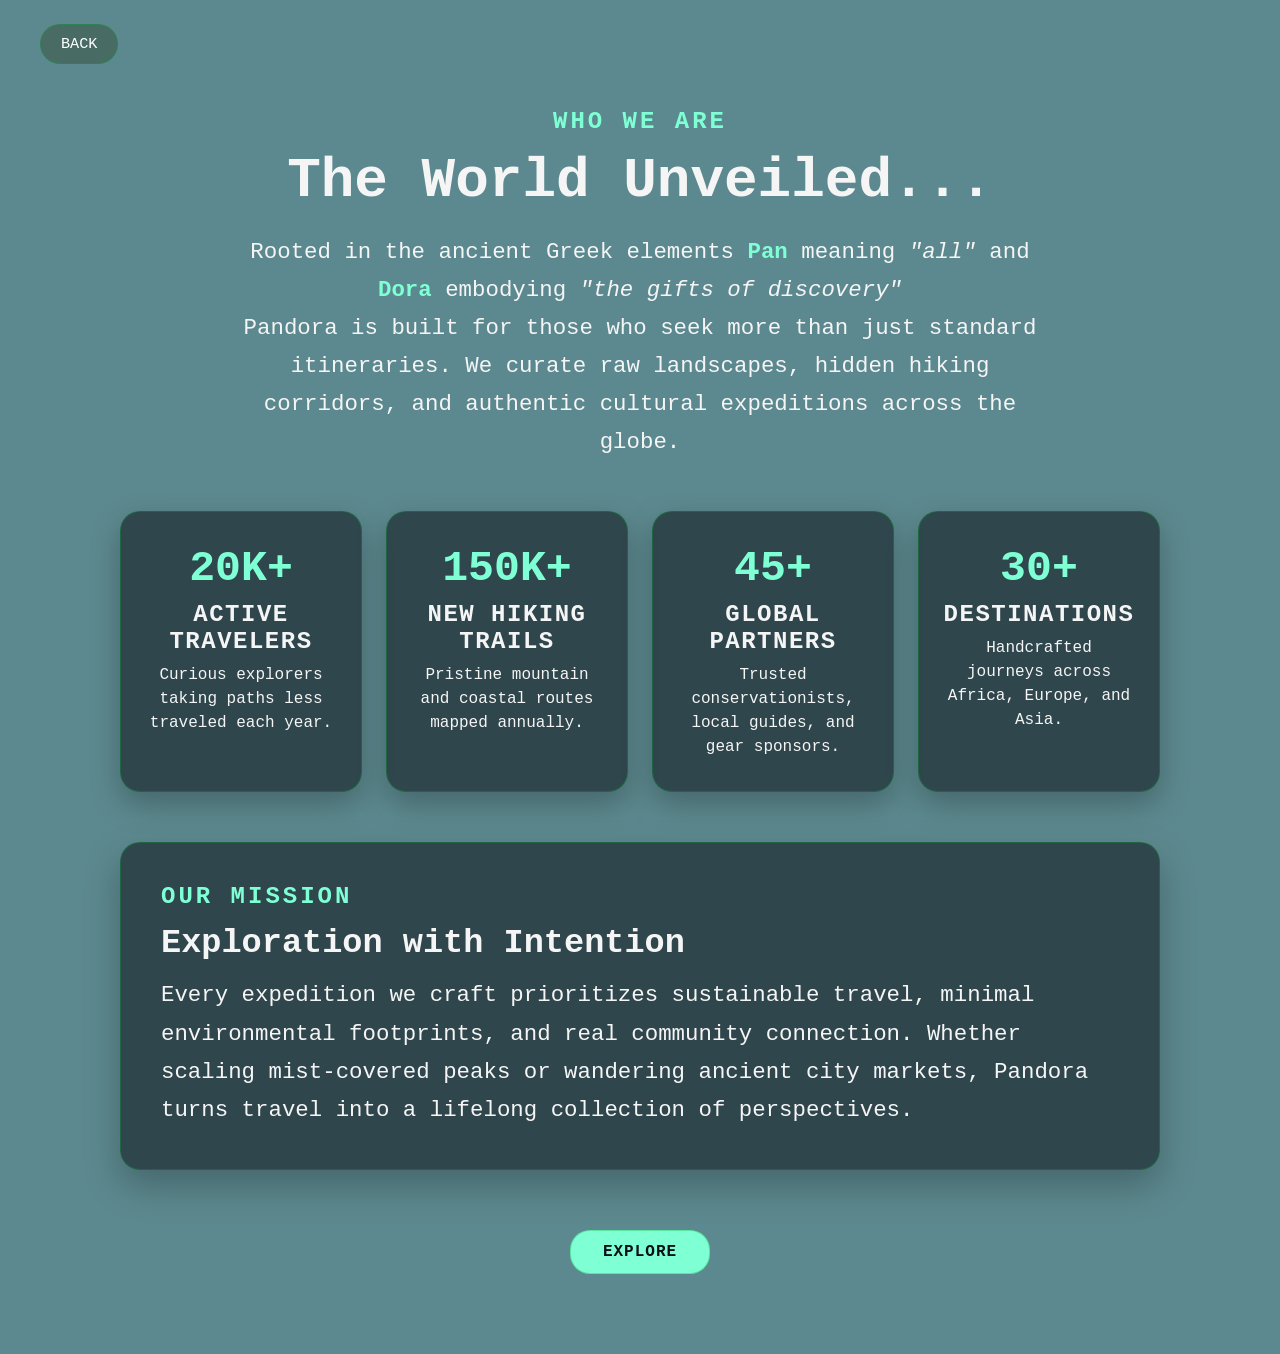
<file: abt.html>
<!DOCTYPE html>
<html lang="en">
<head>
    <meta charset="UTF-8">
    <meta name="viewport" content="width=device-width, initial-scale=1.0">
    <link rel="stylesheet" href="abt.css">
    <title>ABOUT US</title>
</head>
<body>
    <nav>
        <div class="navi">
            <a href="index.html" class="back">BACK</a>
        </div>
    </nav>
    <div class="index">
        <div class="abt">
            <span class="tag">WHO WE ARE</span>
            <h1>The World Unveiled...</h1>
            <p class="para">Rooted in the ancient Greek elements <strong>Pan</strong> meaning <em>"all"</em> and <strong>Dora</strong> embodying <em>"the gifts of discovery"</em>
            <br>Pandora is built for those who seek more than just standard itineraries. We curate raw landscapes, hidden hiking corridors, and authentic cultural expeditions across the globe.</p>
        </div>
        <div class="grid">
            <div class="card">
                <h2>20K+</h2>
                <span class="lab">ACTIVE TRAVELERS</span>
                <p>Curious explorers taking paths less traveled each year.</p>
            </div>
            <div class="card">
                <h2>150K+</h2>
                <span class="lab">NEW HIKING TRAILS</span>
                <p>Pristine mountain and coastal routes mapped annually.</p>
            </div>
            <div class="card">
                <h2>45+</h2>
                <span class="lab">GLOBAL PARTNERS</span>
                <p>Trusted conservationists, local guides, and gear sponsors.</p>
            </div>
            <div class="card">
                <h2>30+</h2>
                <span class="lab">DESTINATIONS</span>
                <p>Handcrafted journeys across Africa, Europe, and Asia.</p>
            </div>
        </div>
        <div class="missions">
            <span class="tag">OUR MISSION</span>
            <h2>Exploration with Intention</h2>
            <p class="para">
               Every expedition we craft prioritizes sustainable travel, minimal environmental footprints, and real community connection. Whether scaling mist-covered peaks or wandering ancient city markets, Pandora turns travel into a lifelong collection of perspectives. 
            </p>
        </div>
        <div class="exp">
            <a href="exp.html" class="expbutton">EXPLORE</a>
        </div>
    </div>
</body>
</html>
</file>
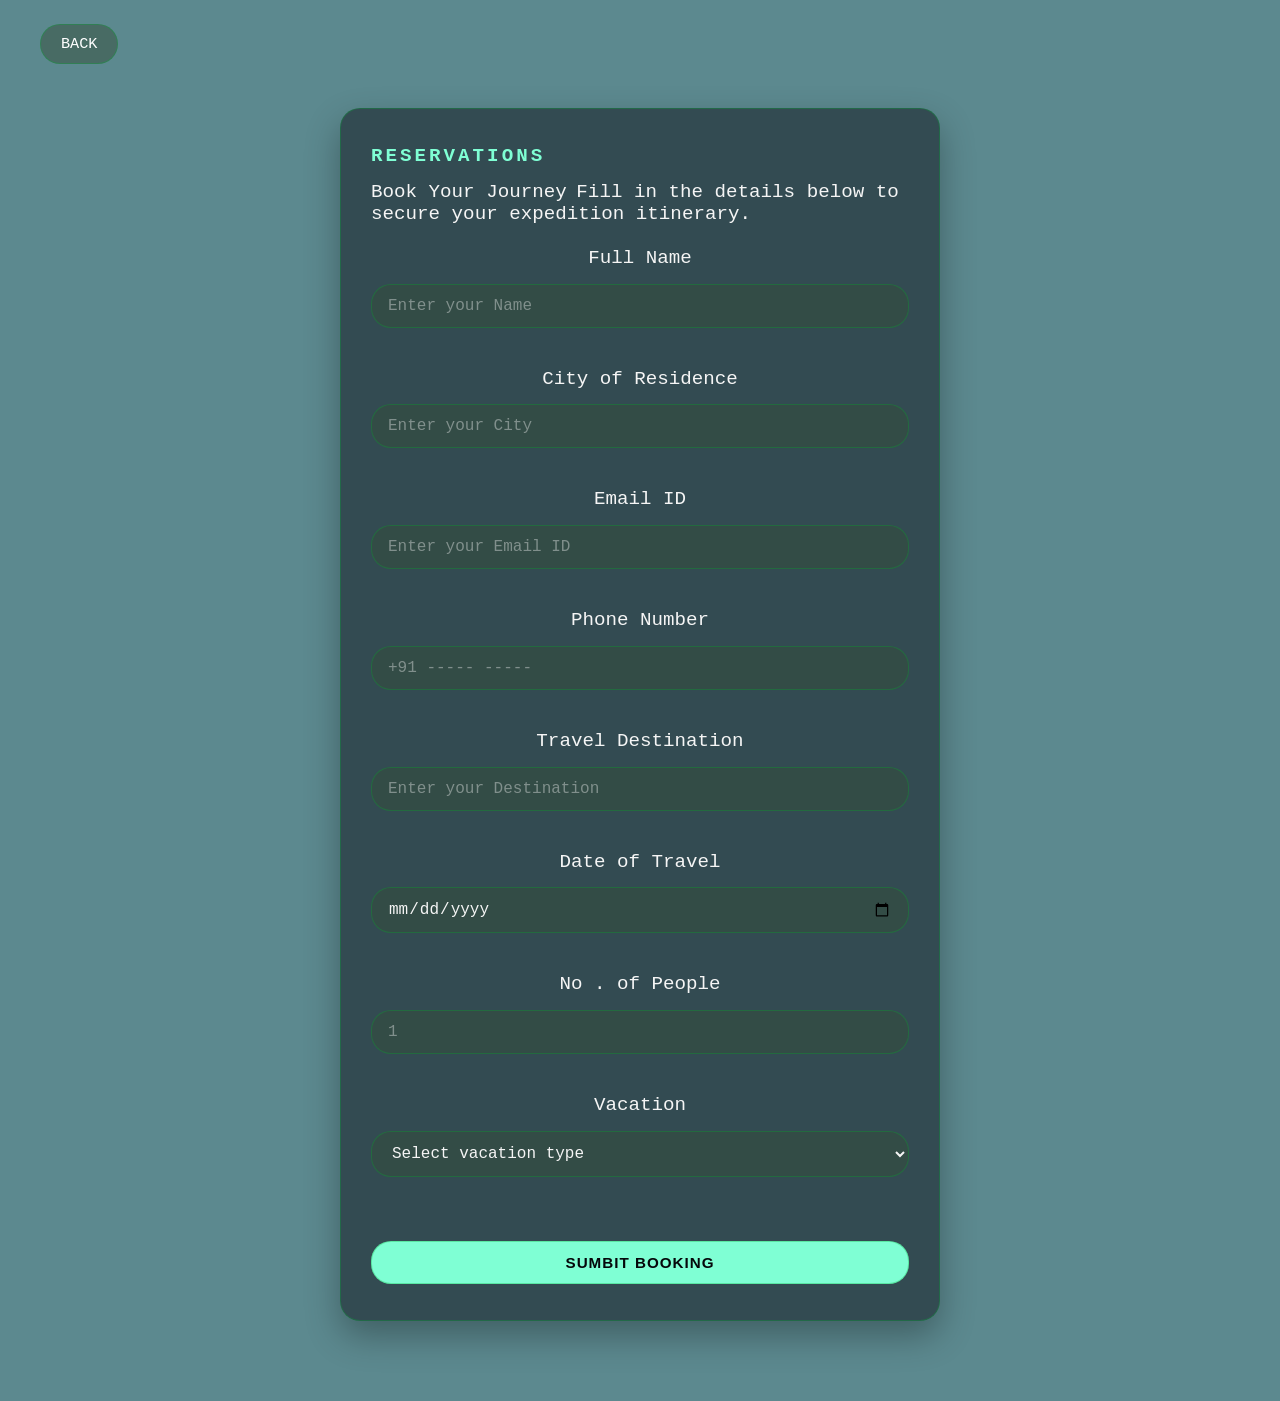
<file: book.html>
<!DOCTYPE html>
<html lang="en">
<head>
    <meta charset="UTF-8">
    <meta name="viewport" content="width=device-width, initial-scale=1.0">
    <link rel="stylesheet" href="book.css">
    <title>BOOKING</title>
</head>
<body>
    <nav>
        <a href="index.html" class="back">BACK</a>
    </nav>
    <div class="box">
        <span class="tag">RESERVATIONS</span>
        <span class="heading">Book Your Journey</span>
        <span class="sub">Fill in the details below to secure your expedition itinerary.</span><br><br>
        <label>Full Name</label>
        <input type="text" placeholder="Enter your Name"><br><br>
        <label>City of Residence</label>
        <input type="text" placeholder="Enter your City"><br><br>
        <label>Email ID</label>
        <input type="mail" placeholder="Enter your Email ID"><br><br>
        <label>Phone Number</label>
        <input type="tel" placeholder="+91 ----- ----- "><br><br>
        <label>Travel Destination</label>
        <input type="text" placeholder="Enter your Destination"><br><br>
        <label>Date of Travel</label>
        <input type="date"><br><br>
        <label>No . of People</label>
        <input type="number" min="1" max="50" placeholder="1"><br><br>
        <label>Vacation</label>
        <select>
            <option>Select vacation type</option>
            <option>Solo Trek & Expedition</option>
            <option>Guided Group Exploration</option>
            <option>Cultural Immersion</option>
            <option>Eco & Wilderness Retreat</option>
        </select><br><br>
        <button type="button" class="submit">SUMBIT BOOKING</button>
    </div>
</body>
</html>
</file>
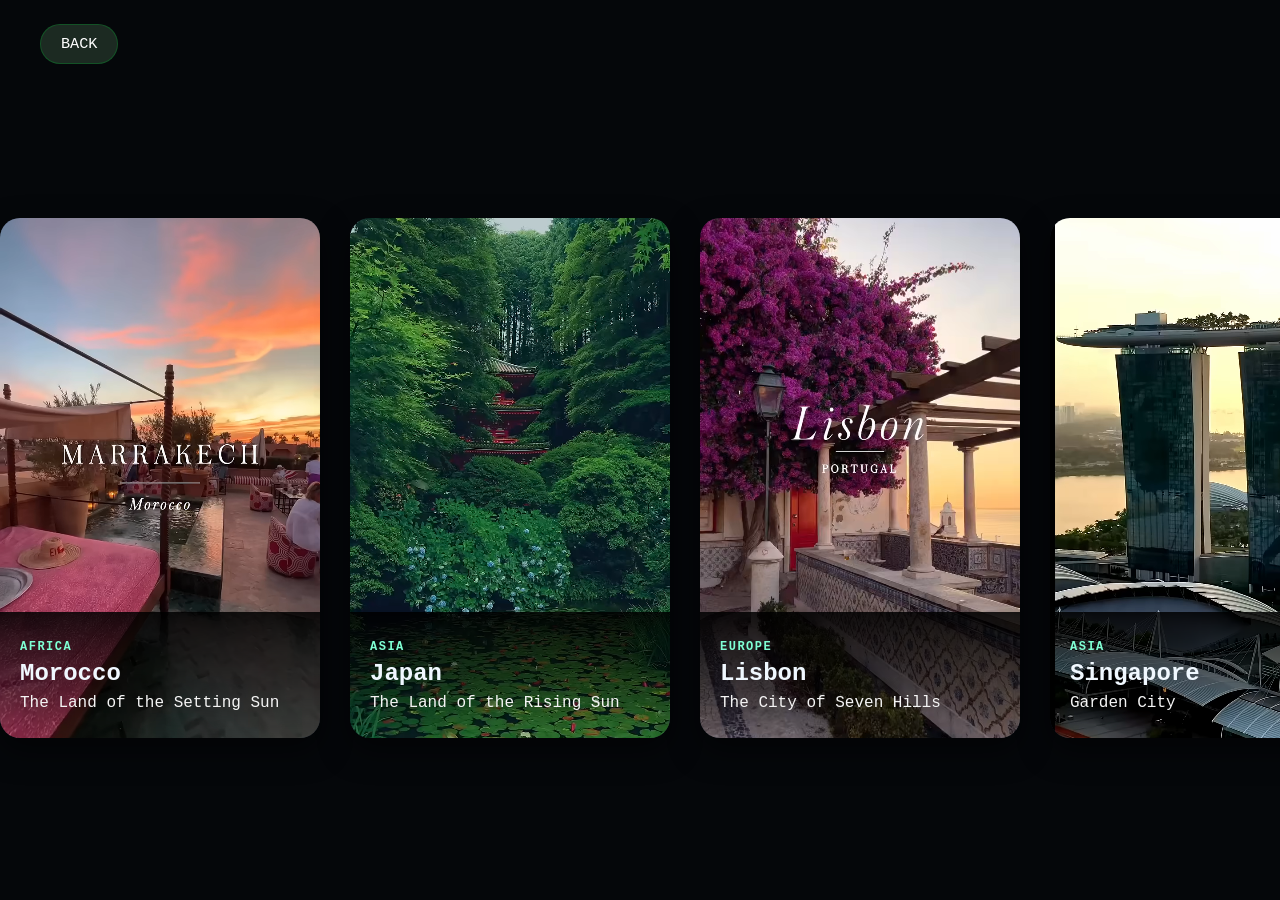
<file: exp.html>
<!DOCTYPE html>
<html lang="en">
<head>
    <meta charset="UTF-8">
    <meta name="viewport" content="width=device-width, initial-scale=1.0">
    <link rel="stylesheet" href="exp.css">
    <title>EXPLORE</title>
</head>
<body>
    <nav>
        <div class ="navi">
            <a href="index.html" class="back">BACK</a>
        </div>
    <div class="vc">
        <div class="countries">
            <video autoplay loop muted plays-inline src="media/morocco.mp4" type="video/mp4"></video>
            <div class="block">
                <span class="desc">AFRICA</span>
                <h2>Morocco</h2>
                <p>The Land of the Setting Sun </p>
            </div>
        </div>
        <div class="countries">
            <video autoplay loop muted plays-inline src="media/Japan.mp4" type="video/mp4"></video>
            <div class="block">
                <span class="desc">ASIA</span>
                <h2>Japan</h2>
                <p>The Land of the Rising Sun</p>
            </div>
        </div>
        <div class="countries">
            <video autoplay loop muted plays-inline src="media/lisbon.mp4" type="video/mp4"></video>
            <div class="block">
                <span class="desc">EUROPE</span>
                <h2>Lisbon</h2>
                <p>The  City of Seven Hills</p>
            </div>
        </div>
        <div class="countries">
            <video autoplay loop muted plays-inline src="media/Singapore.mp4" type="video/mp4"></video>
            <div class="block">
                <span class="desc">ASIA</span>
                <h2>Singapore</h2>
                <p>Garden City</p>
            </div>
        </div>
        <div class="countries">
            <video autoplay loop muted plays-inline src="media/italy.mp4" type="video/mp4"></video>
            <div class="block">
                <span class="desc">EUROPE</span>
                <h2>Italy</h2>
                <p>Bel Paese</p>
            </div>
        </div>
        <div class="countries">
            <video autoplay loop muted plays-inline src="media/Istanbul.mp4" type="video/mp4"></video>
            <div class="block">
                <span class="desc">EUROPE ASIA</span>
                <h2>Istanbul</h2>
                <p>TThe Lan of the Crossroads</p>
            </div>
        </div>
        <div class="countries">
            <video autoplay loop muted plays-inline src="media/Dubai.mp4" type="video/mp4"></video>
            <div class="block">
                <span class="desc">MIDDLE EAST</span>
                <h2>Dubai</h2>
                <p>The City of Gold</p>
            </div>
        </div>
    </div>
    </nav>
</body>
</html>
</file>
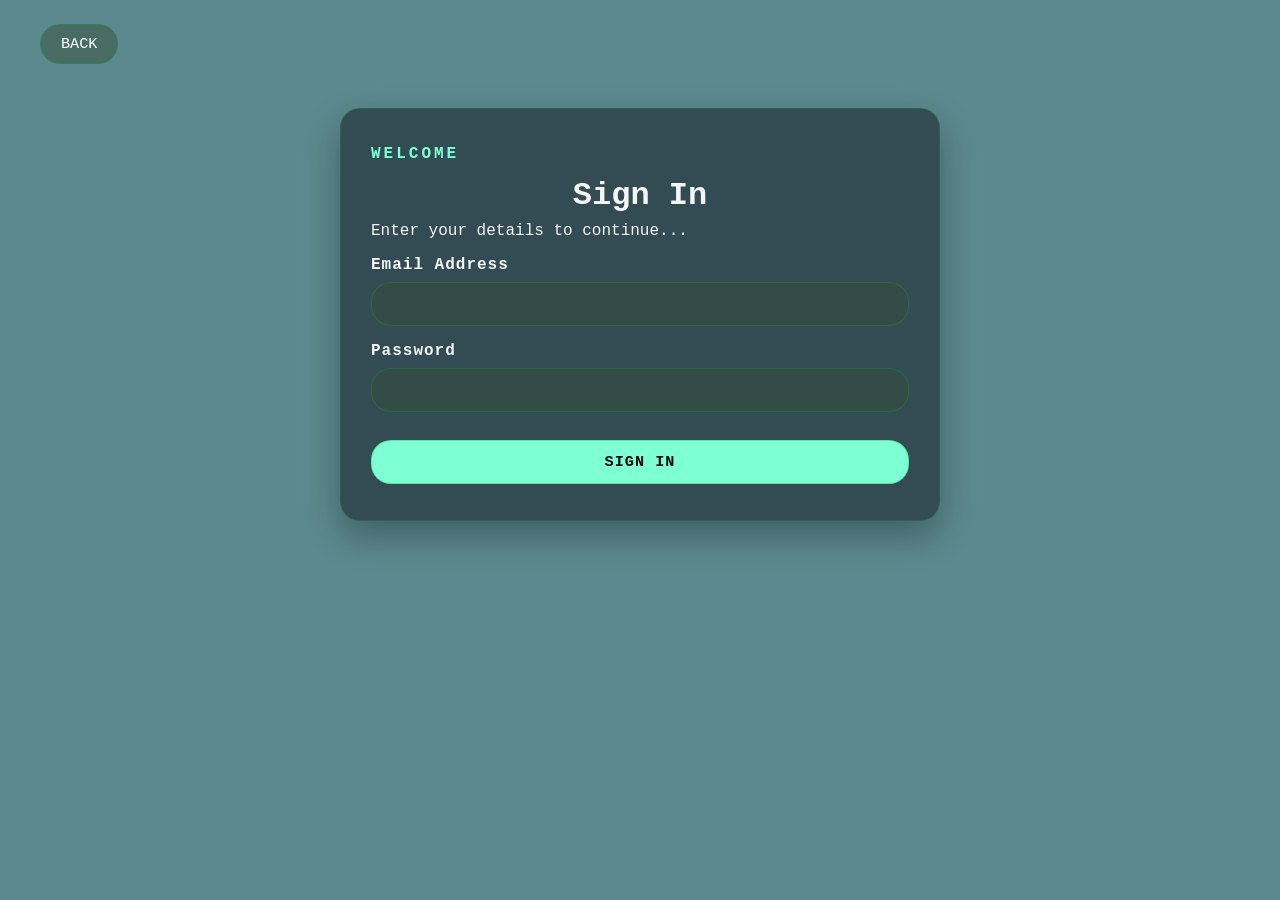
<file: sign.html>
<!DOCTYPE html>
<html lang="en">
<head>
    <meta charset="UTF-8">
    <meta name="viewport" content="width=device-width, initial-scale=1.0">
    <link rel="stylesheet" href="sign.css">
    <title>SIGN IN</title>
</head>
<body>
    <nav>
        <a href="index.html" class="back">BACK</a>   
    </nav>
    <div class="box">
        <span class="tag">WELCOME</span>
        <span class="title">Sign In</span>
        <span class="desc">Enter your details to continue...</span>
        <label>Email Address</label>
        <input type="mail" required >
        <label>Password</label>
        <input type="password" required>
        <button class="submit">SIGN IN</button>
    </div>
</body>
</html>
</file>
<file: abt.css>
@import url('https://fonts.googleapis.com/css2?family=Courier+Prime:ital,wght@0,400;0,700;1,400;1,700&display=swap');
*{
    padding: 0%;
    margin:0%;
    box-sizing: border-box;
}
body{
    font-family: 'Courier New', Courier, monospace;
    background-color: rgb(92, 137, 143);
    color: whitesmoke;
    min-height: 100vh;
}
nav{
    width:100%;
    flex-shrink: 0;
}
.navi{
    padding: 24px 40px;
    display: flex;
    align-items: center;
    flex-shrink: 0;
}
.back{
    display: inline-flex;
    align-items: center;
    gap: 8px;
    text-decoration: none;
    color: #ffffff;
    background: rgba(52, 78, 59, 0.5);
    border: 1px solid rgba(0,175,50,0.3);
    padding: 10px 20px;
    border-radius: 20px;
    font-size: 0.95rem;
    font-weight: 500;
    transition: all 0.3s ease;
}
.back:hover{
    background: aliceblue;
    color: #0b0f17;
}
.index{
    max-width: 1100px;
    margin:0 auto;
    padding:20px 30px 80px;
    display:flex;
    flex-direction: column;
    gap:50px;
}
.abt{
    text-align:center;
    max-width: 800px;
    margin:0 auto;
}
.abt h1{
    font-size: 3.5rem;
    font-weight: 700;
    color:whitesmoke;
    margin-bottom: 20px;
}
.tag{
    display:inline-block;
    font-size: 1.5rem;
    letter-spacing: 3px;
    text-transform: uppercase;
    color:aquamarine;
    font-weight: 700;
    margin-bottom: 14px;
}
.para{
    font-size: 1.4rem;
    line-height: 1.7;
    color:whitesmoke;
}
.para strong{
    color:aquamarine;
}
.grid{
    display: grid;
    grid-template-columns: repeat(auto-fit,minmax(220px,1fr));
    gap:24px;
}
.card{
    background-color:rgba(11, 15, 23, 0.55);
    border:1px solid rgba(0,175,50,0.3);
    border-radius: 20px;
    padding:32px 24px;
    text-align:center;
    box-shadow: 0 12px 30px rgba(0,0,0,0.25);
    transition: transform 0.3s ease , border-color 0.3s ease;
}
.card:hover{
    transform:translateY(-6px);
    border-color: aquamarine;
}
.card h2{
    font-size: 2.7rem;
    font-weight: 700;
    color:aquamarine;
    margin-bottom: 8px;
}
.lab{
    display: block;
    font-size:1.5rem;
    font-weight: 700;
    letter-spacing: 1.5px;
    color:whitesmoke;
    margin-bottom:8px;
}
.card p{
    font-size: 1rem;
    color:whitesmoke;
    line-height:1.5;
}
.missions{
    background: rgba(11,15,23,0.55);
    border:1px solid rgba(0,175,50,0.3);
    border-radius: 20px;
    padding:40px;
    box-shadow: 0 16px 36px rgba(0,0,0,0.25);
}
.missions h2{
    font-size:2.1rem;
    font-weight: 700;
    color:whitesmoke;
    margin-bottom: 14px;
}
.exp{
    text-align: center;
    margin-top: 10px;
}
.expbutton{
    display: inline-block;
    text-decoration: none;
    background: aquamarine;
    color:#0b0f17;
    font-weight: 700;
    letter-spacing: 1px;
    border: 1px solid rgba(0,175,50,0.3);
    padding: 12px 32px;
    border-radius: 20px;
    cursor: pointer;
    transition: all 0.3s ease;
}
.expbutton:hover{
    background: whitesmoke;
    transform: translateY(-2px);
}
</file>
<file: book.css>
@import url('https://fonts.googleapis.com/css2?family=Courier+Prime:ital,wght@0,400;0,700;1,400;1,700&display=swap');
*{
    padding: 0%;
    margin:0%;
    box-sizing: border-box;
}
body{
    font-family: 'Courier New', Courier, monospace;
    background-color: rgb(92, 137, 143) ;
    color: whitesmoke;
    min-height: 100vh;
}
.sub{
    font-size: 1.2rem;
}
.heading{
    font-size: 1.2rem;
}
nav{
    width:100%;
    padding: 24px 40px;
}
.back{
    display: inline-flex;
    align-items: center;
    gap: 8px;
    text-decoration: none;
    color: #ffffff;
    background: rgba(52, 78, 59, 0.5);
    border: 1px solid rgba(0,175,50,0.3);
    padding: 10px 20px;
    border-radius: 20px;
    font-size: 0.95rem;
    font-weight: 500;
    transition: all 0.3s ease;
}
.back:hover{
    background: aliceblue;
    color: #0b0f17;
}
.box{
    max-width:600px;
    margin: 20px auto 80px;
    padding: 36px 30px;
    background: rgba(11,15,23,0.5);
    border: 1px solid rgba(0,175,50,0.3);
    border-radius: 20px;
    box-shadow: 0 15px 35px rgba(0,0,0,0.3);
}
.tag{
    display: block;
    font-size: 1.2rem;
    letter-spacing: 3px;
    text-transform: uppercase;
    color:aquamarine;
    font-weight: 700;
    margin-bottom: 14px;
}
label{
    display: block;
    font-size: 1.2rem ;
    line-height: 1.6;
    color:whitesmoke;
    text-align:center;
    margin-bottom:10px;
}
input , select{
    display: block;
    width:100%;
    font-family: 'Courier New', Courier, monospace;
    font-size: 1rem;
    color: whitesmoke;
    background: rgba(52, 78, 59, 0.5);
    border: 1px solid rgba(0,175,50,0.3);
    border-radius: 20px;
    padding: 12px 16px;
    outline:none;
    transition: all 0.3s ease;
}
input::placeholder{
    color: rgba(245,245,245,0.4);
}
.submit{
    display: block;
    width:100%;
    font-weight: 700;
    font-size: 0.95rem;
    margin-top: 28px;
    letter-spacing: 1px;
    border: 1px solid rgba(0,175,50,0.3);
    padding: 12px 32px;
    border-radius: 20px;
    cursor: pointer;
    transition: all 0.3s ease;
    text-decoration: none;
    color: #05070a;
    background-color: aquamarine;
}
.submit:hover{
    background-color: whitesmoke;
    transform: translate(-2px);
}
</file>
<file: exp.css>
@import url('https://fonts.googleapis.com/css2?family=Courier+Prime:ital,wght@0,400;0,700;1,400;1,700&display=swap');
*{
    padding: 0%;
    margin:0%;
    box-sizing: border-box;
    font-family: 'Courier New', Courier, monospace;
}
body{
    width: 100%;
    height: 100vh;
    background-color:#05070a;
    color: #ffffff;
    display: flex ;
    flex-direction: column;
    overflow: hidden ;
}
.navi{
    padding: 24px 40px;
    display: flex;
    align-items: center;
    flex-shrink: 0;
}
.back{
    display: inline-flex;
    align-items: center;
    gap: 8px;
    text-decoration: none;
    color: #ffffff;
    background: rgba(52, 78, 59, 0.5);
    border: 1px solid rgba(0,175,50,0.3);
    padding: 10px 20px;
    border-radius: 20px;
    font-size: 0.95rem;
    font-weight: 500;
    transition: all 0.3s ease;
}
.back:hover{
    background: aliceblue;
    color: #0b0f17;
}
.vc{
    display: flex;
    flex-direction: row;
    flex-wrap: nowrap;
    align-items: center;
    gap: 30px;
    width:100%;
    height:calc(100vh - 100px);
    padding: 20px 40px 40px 40px;
    overflow-x: auto;
    overflow-y: hidden;
    scroll-snap-type: x mandatory;
    scroll-behavior: smooth;
    -webkit-overflow-scrolling: touch;
}
.countries{
    flex:0 0 320px;
    min-width: 320px;
    width:320px;
    height:520px;
    max-height: 75vh;
    border-radius:20px;
    overflow: hidden;
    position: relative;
    scroll-snap-align: start;
    background-color: #161f2e;
    box-shadow: 0 12px 30px rgba(0,0,0,0.5);
    transition:transform 0.3s ease;
}
.countries:hover{
    transform: translateY(-8px);
    box-shadow: 0 18px 36px rgba(0,0,0,0.7);
}
.countries video{
    width:100%;
    height:100%;
    object-fit: cover;
    display: block;
}
.block{
    position: absolute;
    bottom: 0;
    left: 0;
    right: 0;
    padding: 28px 20px 24px;
    background: linear-gradient(rgba(0,0,0,0.85),rgba(0,0,0,0.4)60%,transparent 100%);
    display: flex;
    flex-direction: column;
    gap: 6px;
    pointer-events: none;
}
h2{
    font-size: 1.5rem;
    font-weight: 700;
    color: aliceblue;
}
p{
    font-size: 1rem;
    color:whitesmoke;
    line-height: 1.3;
}
.desc{
    font-size: 0.75rem;
    letter-spacing: 1.5px;
    text-transform: uppercase;
    color:aquamarine;
    font-weight: 600;
}
.vc::-webkit-scrollbar{
    height:2px;
}
.vc::-webkit-scrollbar-track{
    background:skyblue;
    border-radius: 10px;
    margin: 0 40px;
}
.vc::-webkit-scrollbar-thumb{
    background:whitesmoke;
    border-radius: 10px;
}
.vc::-webkit-scrollbar-thumb:hover{
    background:skyblue;
}
</file>
<file: sign.css>
@import url('https://fonts.googleapis.com/css2?family=Courier+Prime:ital,wght@0,400;0,700;1,400;1,700&display=swap');
*{
    padding: 0%;
    margin:0%;
    box-sizing: border-box;
    font-family: 'Courier New', Courier, monospace;
}
body{
    background-color: rgb(92, 137, 143);
    color: whitesmoke;
    min-height: 100vh;
}
nav{
    width:100%;
    padding: 24px 40px;
}
.back{
    display: inline-flex;
    align-items: center;
    gap: 8px;
    text-decoration: none;
    color: #ffffff;
    background: rgba(52, 78, 59, 0.5);
    border: 1px solid rgba(0,175,50,0.3);
    padding: 10px 20px;
    border-radius: 20px;
    font-size: 0.95rem;
    font-weight: 500;
    transition: all 0.3s ease;
}
.back:hover{
    background: aliceblue;
    color: #0b0f17;
}
.box{
    max-width:600px;
    margin: 20px auto 80px;
    padding: 36px 30px;
    background: rgba(11,15,23,0.5);
    border: 1px solid rgba(0,175,50,0.3);
    border-radius: 20px;
    box-shadow: 0 15px 35px rgba(0,0,0,0.3);
}
.tag{
    display: block;
    font-size: 1rem;
    letter-spacing: 3px;
    text-transform: uppercase;
    color:aquamarine;
    font-weight: 700;
    margin-bottom: 14px;
}
.title{
    display: block;
    font-size: 2rem;
    font-weight: 700;
    color:whitesmoke;
    text-align:center;
    margin-bottom:8px;
}
.sub{
    display:block;
    font-size:0.9rem;
    color: whitesmoke;
    text-align: center;
    margin-bottom:24px;
}
label{
    display: block;
    font-size: 1rem;
    font-weight: 700;
    color: whitesmoke;
    margin-top:16px;
    margin-bottom: 8px;
    letter-spacing: 1px;
}
input{
    display: block;
    width:100%;
    font-family: 'Courier New', Courier, monospace;
    font-size: 1rem;
    color: whitesmoke;
    background: rgba(52, 78, 59, 0.5);
    border: 1px solid rgba(0,175,50,0.3);
    border-radius: 20px;
    padding: 12px 16px;
    outline:none;
    transition: all 0.3s ease;
}
input::placeholder{
    color:rgb(92, 137, 143);
}
.submit{
    display: block;
    width:100%;
    font-weight: 700;
    font-size: 0.95rem;
    margin-top: 28px;
    letter-spacing: 1px;
    border: 1px solid rgba(0,175,50,0.3);
    padding: 12px 32px;
    border-radius: 20px;
    cursor: pointer;
    transition: all 0.3s ease;
    text-decoration: none;
    color: #05070a;
    background-color: aquamarine;
    transition: all 0.3s ease;
}
.submit:hover{
    background-color: whitesmoke;
    transform: translate(-2px);
}
</file>
